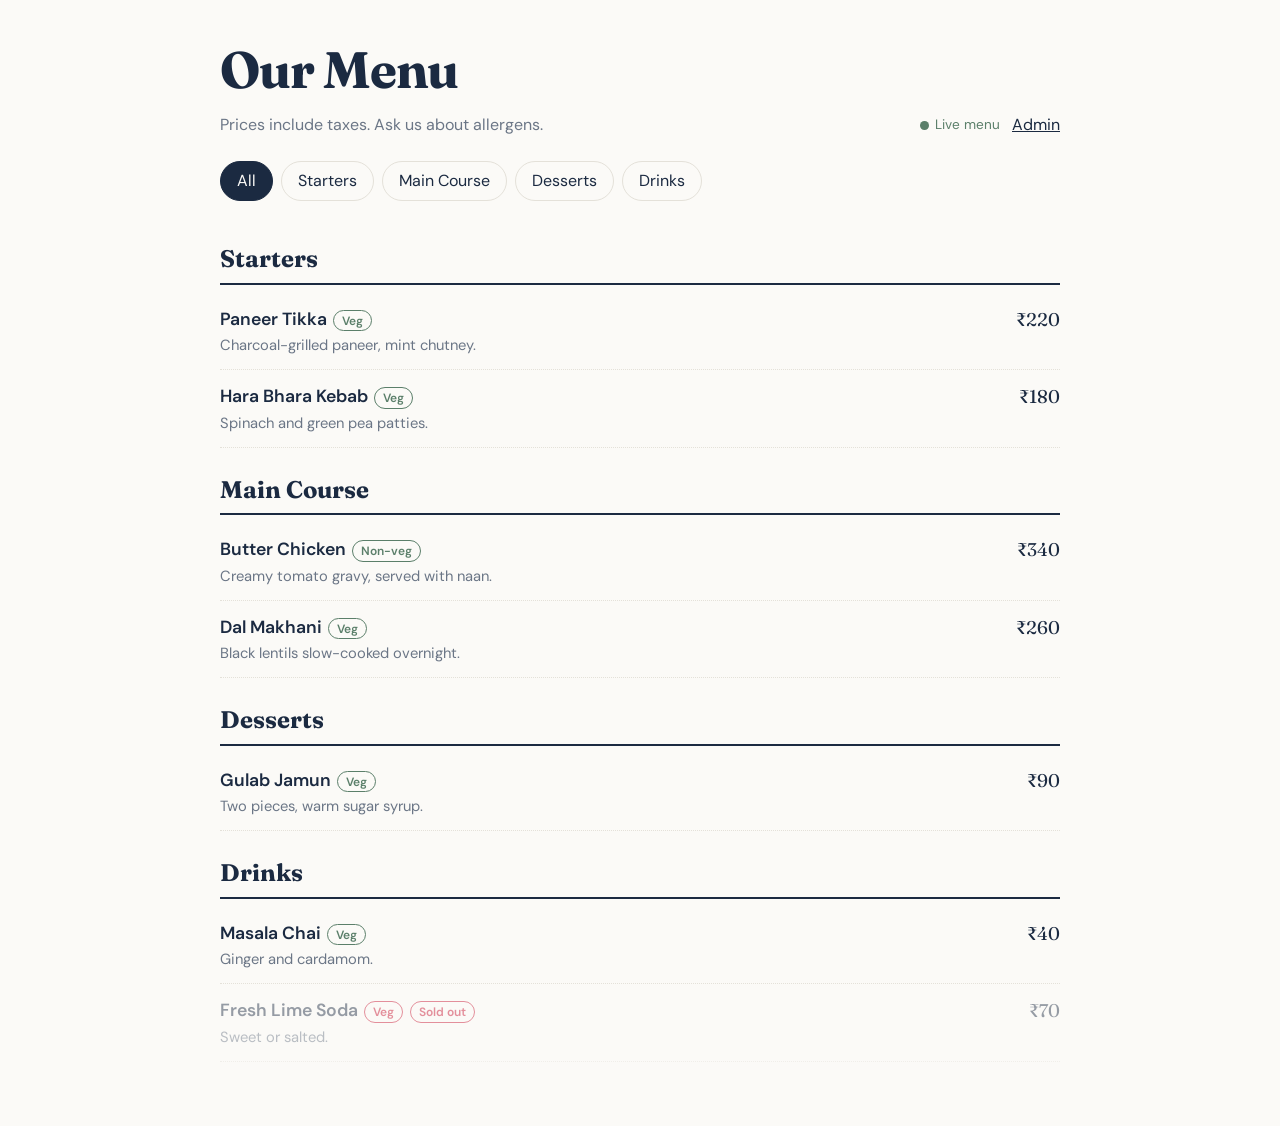
<file: index.html>
<!DOCTYPE html>
<html lang="en">
<head>
<meta charset="UTF-8"><meta name="viewport" content="width=device-width, initial-scale=1">
<title>Our Menu</title>
<link rel="preconnect" href="https://fonts.googleapis.com"><link rel="preconnect" href="https://fonts.gstatic.com" crossorigin>
<link href="https://fonts.googleapis.com/css2?family=DM+Sans:wght@400;600&family=Fraunces:wght@500;700&display=swap" rel="stylesheet">
<link rel="stylesheet" href="style.css">
</head>
<body>
<header>
  <div><h1>Our Menu</h1><p>Prices include taxes. Ask us about allergens.</p></div>
  <div><span class="live" id="live"><i></i>Live menu</span> &nbsp; <a href="admin.html">Admin</a></div>
</header>
<main>
  <nav class="tabs" id="tabs" aria-label="Categories"></nav>
  <div id="menu"></div>
</main>
<script src="app.js"></script>
<script>
let active = 'All';
function render() {
  const { categories, items } = Store.get();
  const tabs = ['All', ...categories];
  document.getElementById('tabs').innerHTML = tabs.map(t =>
    `<button aria-pressed="${t === active}" data-t="${esc(t)}">${esc(t)}</button>`).join('');
  const cats = active === 'All' ? categories : [active];
  let html = '';
  cats.forEach(c => {
    const list = items.filter(i => i.category === c);
    if (!list.length) return;
    html += `<section class="cat"><h2>${esc(c)}</h2>` + list.map(i => `
      <div class="item ${i.available ? '' : 'soldout'}">
        <div><h3>${esc(i.name)}<span class="tag">${i.veg ? 'Veg' : 'Non-veg'}</span>${i.available ? '' : '<span class="tag">Sold out</span>'}</h3>
        <p>${esc(i.desc || '')}</p></div><div class="price">${rupee(i.price)}</div></div>`).join('') + '</section>';
  });
  document.getElementById('menu').innerHTML = html || '<p class="empty">No items yet. Check back soon.</p>';
}
document.getElementById('tabs').addEventListener('click', e => {
  const b = e.target.closest('button'); if (!b) return; active = b.dataset.t; render();
});
Store.onChange(() => {
  render();
  const l = document.getElementById('live'); l.classList.remove('flash'); void l.offsetWidth; l.classList.add('flash');
});
render();
</script>
</body>
</html>
</file>
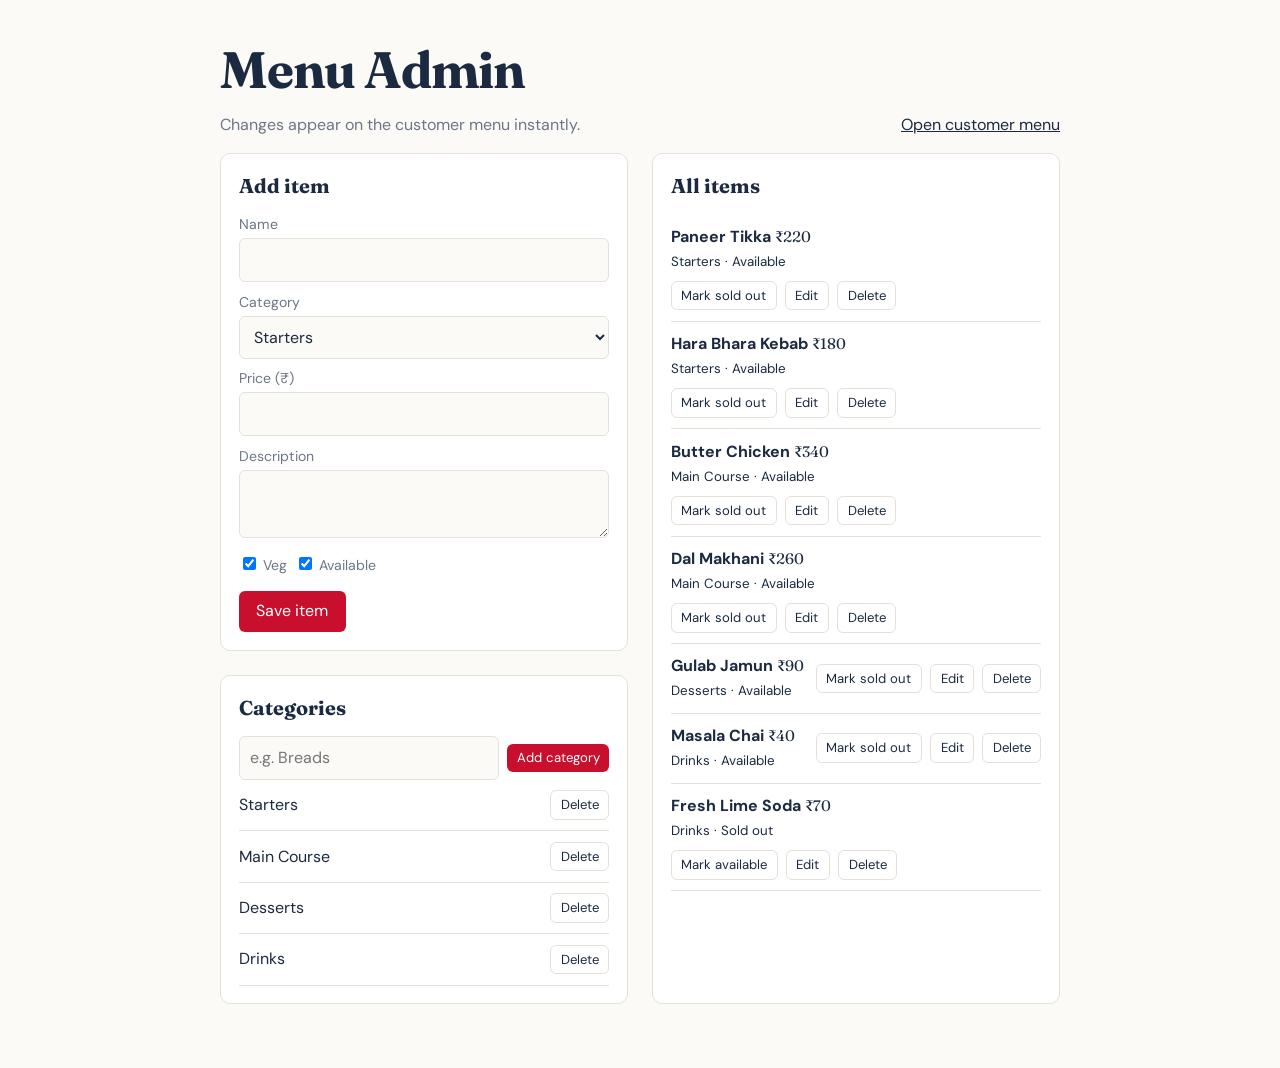
<file: admin.html>
<!DOCTYPE html>
<html lang="en">
<head>
<meta charset="UTF-8"><meta name="viewport" content="width=device-width, initial-scale=1">
<title>Menu Admin</title>
<link rel="preconnect" href="https://fonts.googleapis.com"><link rel="preconnect" href="https://fonts.gstatic.com" crossorigin>
<link href="https://fonts.googleapis.com/css2?family=DM+Sans:wght@400;600&family=Fraunces:wght@500;700&display=swap" rel="stylesheet">
<link rel="stylesheet" href="style.css">
</head>
<body>
<header>
  <div><h1>Menu Admin</h1><p>Changes appear on the customer menu instantly.</p></div>
  <div><a href="index.html" target="_blank">Open customer menu</a></div>
</header>
<main class="grid">
  <div>
    <div class="panel">
      <h2 id="formTitle">Add item</h2>
      <input type="hidden" id="id">
      <label for="name">Name</label><input id="name" maxlength="60">
      <label for="category">Category</label><select id="category"></select>
      <label for="price">Price (₹)</label><input id="price" type="number" min="0">
      <label for="desc">Description</label><textarea id="desc" rows="2" maxlength="140"></textarea>
      <div class="row" style="margin-top:.6rem">
        <label style="margin:0"><input type="checkbox" id="veg" style="width:auto" checked> Veg</label>
        <label style="margin:0"><input type="checkbox" id="available" style="width:auto" checked> Available</label>
      </div>
      <div class="row"><button class="btn" id="save">Save item</button><button class="btn alt" id="cancel" hidden>Cancel</button></div>
    </div>
    <div class="panel" style="margin-top:1.5rem">
      <h2>Categories</h2>
      <div class="row"><input id="newCat" placeholder="e.g. Breads" style="flex:1"><button class="btn sm" id="addCat">Add category</button></div>
      <div id="catList"></div>
    </div>
  </div>
  <div class="panel"><h2>All items</h2><div id="list"></div></div>
</main>
<div class="toast" id="toast"></div>
<script src="app.js"></script>
<script>
const $ = id => document.getElementById(id);
let data = Store.get();
function toast(m) { const t = $('toast'); t.textContent = m; t.classList.add('show'); setTimeout(() => t.classList.remove('show'), 1600); }
function commit(msg) { Store.set(data); render(); if (msg) toast(msg); }
function render() {
  $('category').innerHTML = data.categories.map(c => `<option>${esc(c)}</option>`).join('');
  $('catList').innerHTML = data.categories.map(c => `<div class="admin-item"><div class="row"><span>${esc(c)}</span>
    <button class="btn alt sm" data-delcat="${esc(c)}">Delete</button></div></div>`).join('');
  $('list').innerHTML = data.items.length ? data.items.map(i => `<div class="admin-item"><div class="row">
    <div><strong>${esc(i.name)}</strong> <span class="price" style="font-size:.95rem">${rupee(i.price)}</span><br><small>${esc(i.category)} · ${i.available ? 'Available' : 'Sold out'}</small></div>
    <div class="row"><button class="btn alt sm" data-tog="${i.id}">${i.available ? 'Mark sold out' : 'Mark available'}</button>
    <button class="btn alt sm" data-edit="${i.id}">Edit</button><button class="btn alt sm" data-del="${i.id}">Delete</button></div></div></div>`).join('')
    : '<p class="empty">No items yet. Add your first dish.</p>';
}
function reset() { ['id', 'name', 'price', 'desc'].forEach(k => $(k).value = ''); $('veg').checked = $('available').checked = true; $('formTitle').textContent = 'Add item'; $('cancel').hidden = true; }
$('save').onclick = () => {
  const name = $('name').value.trim(), price = parseFloat($('price').value);
  if (!name || isNaN(price) || price < 0) return toast('Enter a name and a valid price');
  const item = { id: +$('id').value || Date.now(), name, category: $('category').value, price, desc: $('desc').value.trim(), veg: $('veg').checked, available: $('available').checked };
  const idx = data.items.findIndex(i => i.id === item.id);
  idx > -1 ? data.items[idx] = item : data.items.push(item);
  commit(idx > -1 ? 'Item updated' : 'Item added'); reset();
};
$('cancel').onclick = reset;
$('addCat').onclick = () => {
  const c = $('newCat').value.trim();
  if (!c || data.categories.includes(c)) return toast('Enter a new category name');
  data.categories.push(c); $('newCat').value = ''; commit('Category added');
};
document.addEventListener('click', e => {
  const t = e.target;
  if (t.dataset.del) { data.items = data.items.filter(i => i.id != t.dataset.del); commit('Item deleted'); }
  if (t.dataset.tog) { const i = data.items.find(i => i.id == t.dataset.tog); i.available = !i.available; commit('Availability updated'); }
  if (t.dataset.edit) {
    const i = data.items.find(i => i.id == t.dataset.edit);
    $('id').value = i.id; $('name').value = i.name; $('category').value = i.category; $('price').value = i.price;
    $('desc').value = i.desc; $('veg').checked = i.veg; $('available').checked = i.available;
    $('formTitle').textContent = 'Edit item'; $('cancel').hidden = false; scrollTo({ top: 0, behavior: 'smooth' });
  }
  if (t.dataset.delcat) {
    const c = t.dataset.delcat;
    if (data.items.some(i => i.category === c)) return toast('Move or delete items in this category first');
    data.categories = data.categories.filter(x => x !== c); commit('Category deleted');
  }
});
Store.onChange(() => { data = Store.get(); render(); });
render();
</script>
</body>
</html>
</file>
<file: style.css>
:root{--bg:#FBFAF7;--ink:#1B2A41;--muted:#6b7686;--line:#e4e1d9;--chili:#C8102E;--sage:#5B7F6A;--card:#fff}
@media(prefers-color-scheme:dark){:root{--bg:#141a24;--ink:#eef0f4;--muted:#9aa5b5;--line:#2a3445;--card:#1c2431;--sage:#7fb095}}
*{box-sizing:border-box}
body{margin:0;background:var(--bg);color:var(--ink);font-family:'DM Sans',system-ui,sans-serif;line-height:1.5}
h1,h2,h3{font-family:'Fraunces',Georgia,serif;margin:0}
a{color:inherit}
header{padding:2rem 1.25rem 1rem;max-width:880px;margin:auto;display:flex;justify-content:space-between;align-items:flex-end;gap:1rem;flex-wrap:wrap}
header h1{font-size:clamp(2rem,6vw,3.2rem);letter-spacing:-.02em}
header p{margin:.25rem 0 0;color:var(--muted)}
.live{display:inline-flex;align-items:center;gap:.4rem;font-size:.85rem;color:var(--sage)}
.live i{width:.55rem;height:.55rem;border-radius:50%;background:var(--sage)}
.live.flash i{animation:pulse .8s 2}
@keyframes pulse{50%{transform:scale(1.8);opacity:.4}}
main{max-width:880px;margin:auto;padding:0 1.25rem 4rem}
nav.tabs{display:flex;gap:.5rem;overflow-x:auto;padding:.5rem 0 1rem;position:sticky;top:0;background:var(--bg);z-index:2}
nav.tabs button{border:1px solid var(--line);background:none;color:var(--ink);padding:.45rem 1rem;border-radius:99px;cursor:pointer;font:inherit;white-space:nowrap}
nav.tabs button[aria-pressed=true]{background:var(--ink);color:var(--bg);border-color:var(--ink)}
section.cat{margin-top:1.5rem}
section.cat h2{font-size:1.5rem;border-bottom:2px solid var(--ink);padding-bottom:.35rem;margin-bottom:.5rem}
.item{display:flex;gap:1rem;justify-content:space-between;padding:.8rem 0;border-bottom:1px dotted var(--line)}
.item h3{font-size:1.1rem;font-family:'DM Sans',sans-serif;font-weight:600}
.item p{margin:.15rem 0 0;color:var(--muted);font-size:.92rem}
.price{font-family:'Fraunces',serif;font-size:1.15rem;white-space:nowrap}
.tag{font-size:.75rem;padding:.1rem .5rem;border-radius:99px;border:1px solid var(--sage);color:var(--sage);margin-left:.4rem}
.soldout{opacity:.45}.soldout .tag{border-color:var(--chili);color:var(--chili)}
.empty{padding:2rem;text-align:center;color:var(--muted)}
/* admin */
.grid{display:grid;grid-template-columns:1fr 1fr;gap:1.5rem}
@media(max-width:720px){.grid{grid-template-columns:1fr}}
.panel{background:var(--card);border:1px solid var(--line);border-radius:10px;padding:1.1rem}
.panel h2{font-size:1.25rem;margin-bottom:.8rem}
label{display:block;font-size:.88rem;margin:.6rem 0 .2rem;color:var(--muted)}
input,select,textarea{width:100%;padding:.55rem .65rem;border:1px solid var(--line);border-radius:6px;background:var(--bg);color:var(--ink);font:inherit}
:focus-visible{outline:2px solid var(--chili);outline-offset:2px}
.btn{margin-top:.9rem;padding:.55rem 1.1rem;border:0;border-radius:6px;background:var(--chili);color:#fff;font:inherit;cursor:pointer}
.btn.alt{background:none;border:1px solid var(--line);color:var(--ink)}
.btn.sm{margin:0;padding:.25rem .6rem;font-size:.82rem}
.row{display:flex;gap:.5rem;align-items:center;flex-wrap:wrap}
.admin-item{padding:.65rem 0;border-bottom:1px solid var(--line)}
.admin-item .row{justify-content:space-between}
.toast{position:fixed;bottom:1rem;left:50%;transform:translateX(-50%);background:var(--ink);color:var(--bg);padding:.6rem 1.1rem;border-radius:8px;opacity:0;transition:opacity .2s;pointer-events:none}
.toast.show{opacity:1}
@media(prefers-reduced-motion:reduce){*{animation:none!important;transition:none!important}}
</file>
